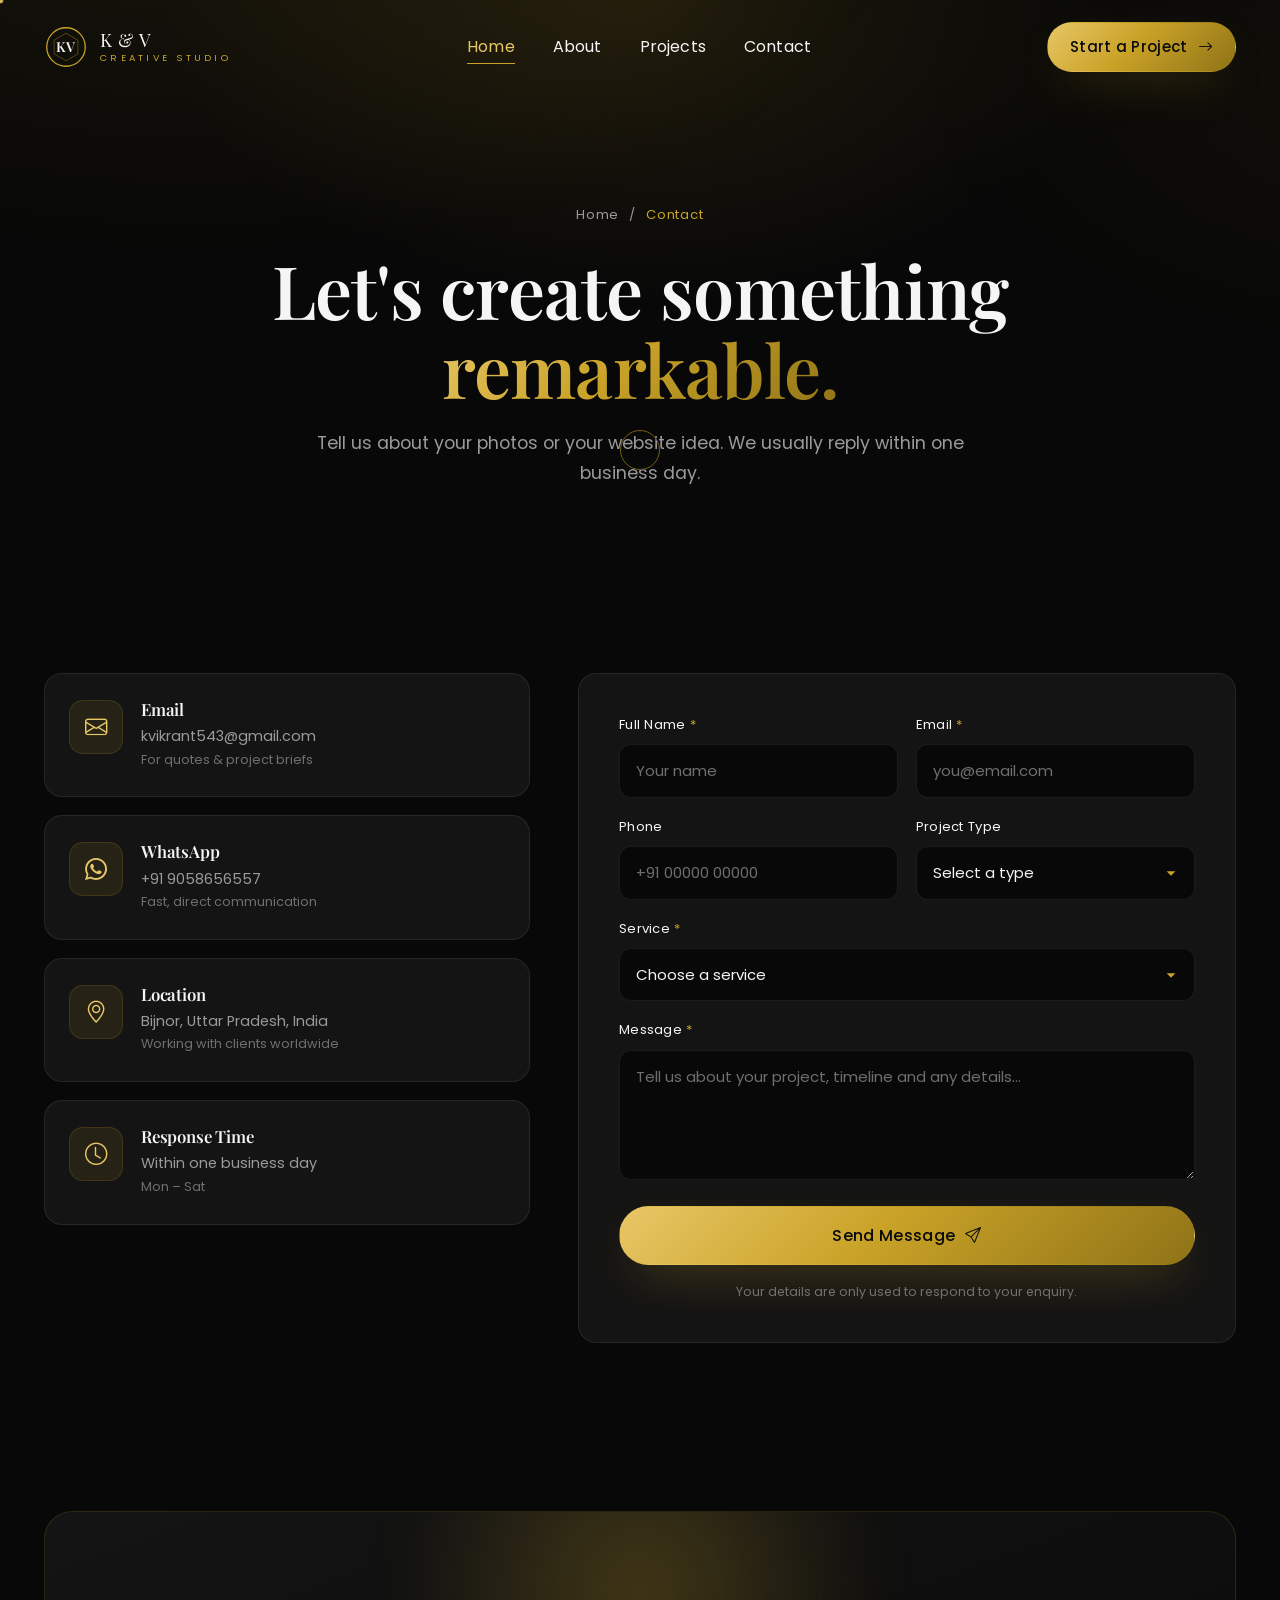
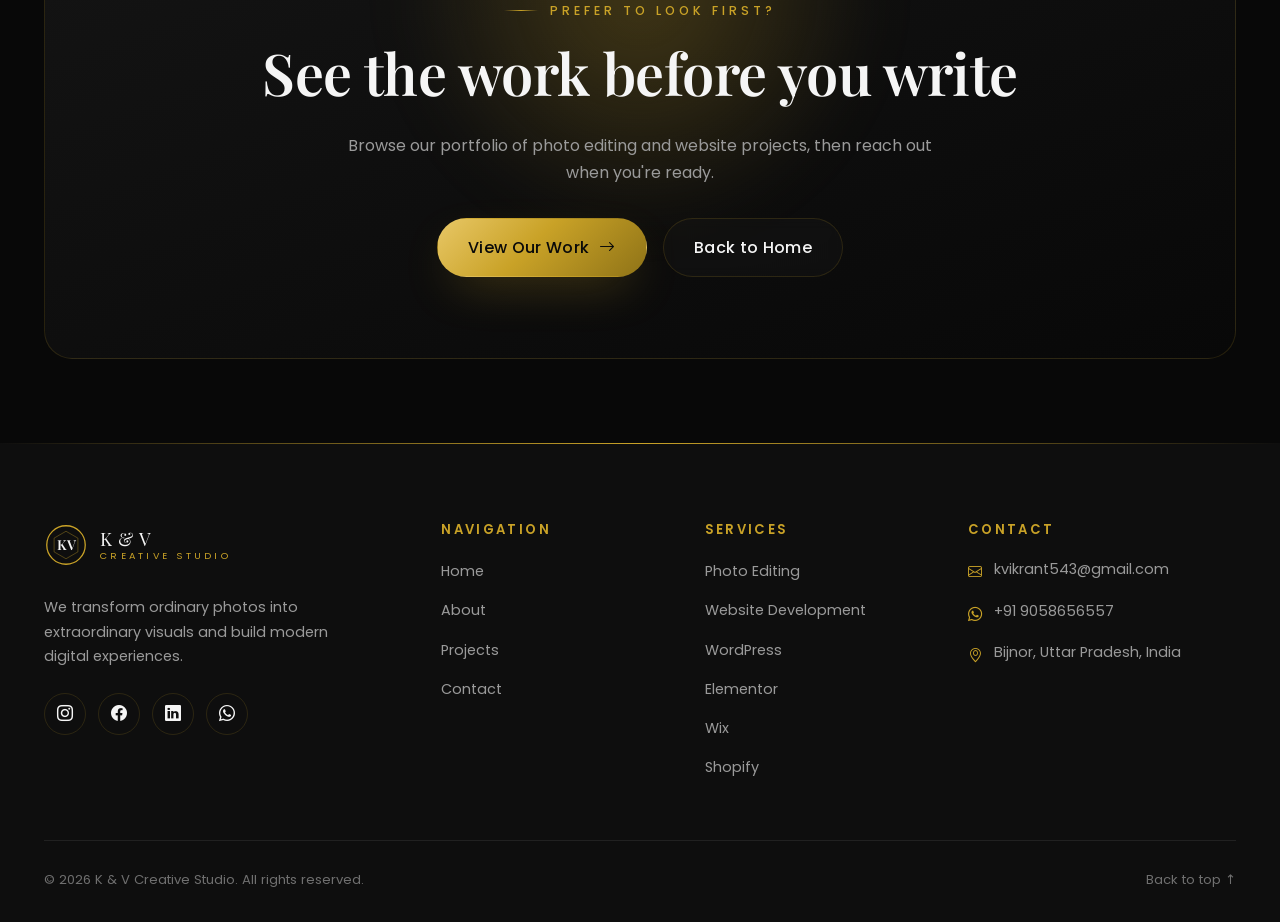
<file: contact.html>
<!DOCTYPE html>
<html lang="en">
<head>
  <meta charset="UTF-8" />
  <meta name="viewport" content="width=device-width, initial-scale=1.0" />
  <title>Contact — Kulver &amp; Preeti | Start Your Photo Editing or Website Project</title>
  <meta name="description" content="Get in touch with Kulver &amp; Preeti for professional photo editing, retouching, wedding &amp; portrait editing, background removal, or website development in WordPress, Elementor, Wix and Shopify." />
  <meta name="keywords" content="contact photo editor, hire photo retouching, wedding photo editing enquiry, website development contact, WordPress developer, Shopify developer, get a quote" />
  <meta name="author" content="Kulver &amp; Preeti" />
  <link rel="canonical" href="https://vikrantkumar143.github.io/KV-Editing/contact" />

  <meta property="og:type" content="website" />
  <meta property="og:title" content="Contact — Kulver &amp; Preeti Creative Studio" />
  <meta property="og:description" content="Let's create something remarkable. Start your photo editing or website project with Kulver &amp; Preeti." />
  <meta property="og:url" content="https://vikrantkumar143.github.io/KV-Editing/contact" />
  <meta property="og:image" content="https://images.unsplash.com/photo-1600880292203-757bb62b4baf?auto=format&fit=crop&w=1200&q=80" />
  <meta name="twitter:card" content="summary_large_image" />
  <meta name="twitter:title" content="Contact — Kulver &amp; Preeti Creative Studio" />
  <meta name="twitter:description" content="Let's create something remarkable." />
  <meta name="twitter:image" content="https://images.unsplash.com/photo-1600880292203-757bb62b4baf?auto=format&fit=crop&w=1200&q=80" />

  <link rel="preconnect" href="https://fonts.googleapis.com" />
  <link rel="preconnect" href="https://fonts.gstatic.com" crossorigin />
  <link href="https://fonts.googleapis.com/css2?family=Playfair+Display:ital,wght@0,500;0,600;0,700;1,500&family=Poppins:wght@300;400;500;600&display=swap" rel="stylesheet" />
  <link rel="stylesheet" href="https://cdn.jsdelivr.net/npm/bootstrap@5.3.3/dist/css/bootstrap.min.css" />
  <link rel="stylesheet" href="https://cdn.jsdelivr.net/npm/bootstrap-icons@1.11.3/font/bootstrap-icons.min.css" />
  <link rel="stylesheet" href="css/style.css" />
</head>
<body>

  <!-- NAVBAR -->
  <header class="kv-nav" id="kvNav">
    <div class="kv-container kv-nav__inner">
      <a href="./" class="kv-logo" aria-label="Kulver and Preeti home">
        <svg class="kv-logo__mark" viewBox="0 0 48 48" fill="none" xmlns="http://www.w3.org/2000/svg" aria-hidden="true">
          <circle cx="24" cy="24" r="21" stroke="#c9a227" stroke-width="1.4" />
          <polygon class="kv-aperture" points="24,9 37,16.5 37,31.5 24,39 11,31.5 11,16.5" stroke="#c9a227" stroke-width="1" fill="none" opacity="0.4" />
          <text x="24" y="29.5" text-anchor="middle" font-family="'Playfair Display', serif" font-size="15" font-weight="600" fill="#f5f5f5" letter-spacing="0.5">KV</text>
        </svg>
        <span class="kv-logo__text">
          <span class="kv-logo__name">K &amp; V</span>
          <span class="kv-logo__sub">Creative Studio</span>
        </span>
      </a>

      <nav aria-label="Primary">
        <ul class="kv-nav__links">
          <li><a href="./" class="kv-nav__link is-active">Home</a></li>
          <li><a href="about" class="kv-nav__link">About</a></li>
          <li><a href="projects" class="kv-nav__link">Projects</a></li>
          <li><a href="contact" class="kv-nav__link">Contact</a></li>
        </ul>
      </nav>

      <div class="kv-nav__actions">
        <a href="contact" class="kv-btn kv-btn--gold kv-btn--sm" data-magnetic>Start a Project <i class="bi bi-arrow-right"></i></a>
        <button class="kv-burger" id="kvBurger" aria-label="Open menu" aria-controls="kvMobileMenu" aria-expanded="false">
          <span></span><span></span><span></span>
        </button>
      </div>
    </div>
  </header>

  <!-- MOBILE MENU -->
  <div class="kv-mobile-menu" id="kvMobileMenu" role="dialog" aria-modal="true" aria-hidden="true" aria-label="Mobile navigation">
    <span class="kv-mobile-menu__glow"></span>
    <button class="kv-mobile-menu__close" aria-label="Close menu"><i class="bi bi-x-lg"></i></button>
    <ul class="kv-mobile-menu__list">
      <li><a href="./" class="kv-mobile-menu__link">Home</a></li>
      <li><a href="about" class="kv-mobile-menu__link">About</a></li>
      <li><a href="projects" class="kv-mobile-menu__link">Projects</a></li>
      <li><a href="contact" class="kv-mobile-menu__link">Contact</a></li>
    </ul>
    <div class="kv-mobile-menu__meta"><p>hello@kulverpreeti.studio</p><p><a href="contact">Start a project →</a></p></div>
  </div>

  <main>
    <!-- PAGE HERO -->
    <section class="kv-page-hero">
      <div class="kv-page-hero__bg" data-parallax-y="0.3"></div>
      <div class="kv-container kv-page-hero__inner">
        <div class="kv-breadcrumb" data-reveal><a href="./">Home</a> / <span>Contact</span></div>
        <h1 data-reveal data-reveal-delay="1">Let's create something <span class="kv-gold-text">remarkable.</span></h1>
        <p data-reveal data-reveal-delay="2">Tell us about your photos or your website idea. We usually reply within one business day.</p>
      </div>
    </section>

    <!-- CONTACT -->
    <section class="kv-section kv-section--tight">
      <div class="kv-container">
        <div class="kv-contact-grid">
          <!-- Info cards -->
          <div class="kv-contact-cards" data-reveal="left">
            <div class="kv-contact-card" data-tilt>
              <div class="kv-contact-card__icon"><i class="bi bi-envelope"></i></div>
              <div><h4>Email</h4><p><a href="mailto:kvikrant543@gmail.com">kvikrant543@gmail.com</a></p><p style="font-size:0.8rem;color:var(--kv-muted-2);">For quotes &amp; project briefs</p></div>
            </div>
            <div class="kv-contact-card" data-tilt>
              <div class="kv-contact-card__icon"><i class="bi bi-whatsapp"></i></div>
              <div><h4>WhatsApp</h4><p><a href="https://wa.me/919058656557">+91 9058656557</a></p><p style="font-size:0.8rem;color:var(--kv-muted-2);">Fast, direct communication</p></div>
            </div>
            <div class="kv-contact-card" data-tilt>
              <div class="kv-contact-card__icon"><i class="bi bi-geo-alt"></i></div>
              <div><h4>Location</h4><p>Bijnor, Uttar Pradesh, India</p><p style="font-size:0.8rem;color:var(--kv-muted-2);">Working with clients worldwide</p></div>
            </div>
            <div class="kv-contact-card" data-tilt>
              <div class="kv-contact-card__icon"><i class="bi bi-clock"></i></div>
              <div><h4>Response Time</h4><p>Within one business day</p><p style="font-size:0.8rem;color:var(--kv-muted-2);">Mon – Sat</p></div>
            </div>
          </div>

          <!-- Form -->
          <div data-reveal="right">
            <form class="kv-form" id="kvContactForm" novalidate>
              <div class="kv-form__status" role="alert" aria-live="polite"></div>

              <div class="kv-form__row">
                <div class="kv-field">
                  <label for="fullname">Full Name <span class="kv-req">*</span></label>
                  <input class="kv-input" type="text" id="fullname" name="fullname" placeholder="Your name" autocomplete="name" required />
                  <span class="kv-field__error">Please enter your name.</span>
                </div>
                <div class="kv-field">
                  <label for="email">Email <span class="kv-req">*</span></label>
                  <input class="kv-input" type="email" id="email" name="email" placeholder="you@email.com" autocomplete="email" required />
                  <span class="kv-field__error">Please enter a valid email address.</span>
                </div>
              </div>

              <div class="kv-form__row">
                <div class="kv-field">
                  <label for="phone">Phone</label>
                  <input class="kv-input" type="tel" id="phone" name="phone" placeholder="+91 00000 00000" autocomplete="tel" />
                </div>
                <div class="kv-field">
                  <label for="projecttype">Project Type</label>
                  <select class="kv-select" id="projecttype" name="projecttype">
                    <option value="">Select a type</option>
                    <option>Single Photo</option>
                    <option>Photo Batch / Album</option>
                    <option>Full Website</option>
                    <option>Landing Page</option>
                    <option>Ongoing Retainer</option>
                  </select>
                </div>
              </div>

              <div class="kv-field">
                <label for="service">Service <span class="kv-req">*</span></label>
                <select class="kv-select" id="service" name="service" required>
                  <option value="">Choose a service</option>
                  <option>Photo Editing</option>
                  <option>Wedding Photo Editing</option>
                  <option>Portrait Retouching</option>
                  <option>Photo Enhancement</option>
                  <option>Background Removal</option>
                  <option>Website Development</option>
                  <option>WordPress</option>
                  <option>Elementor</option>
                  <option>Wix</option>
                  <option>Shopify</option>
                  <option>Other</option>
                </select>
                <span class="kv-field__error">Please choose a service.</span>
              </div>

              <div class="kv-field">
                <label for="message">Message <span class="kv-req">*</span></label>
                <textarea class="kv-textarea" id="message" name="message" placeholder="Tell us about your project, timeline and any details..." required></textarea>
                <span class="kv-field__error">Please add a short message.</span>
              </div>

              <button type="submit" class="kv-btn kv-btn--gold" data-magnetic style="width:100%;justify-content:center;">Send Message <i class="bi bi-send"></i></button>
              <p style="font-size:0.78rem;color:var(--kv-muted-2);margin:16px 0 0;text-align:center;">Your details are only used to respond to your enquiry.</p>
            </form>
          </div>
        </div>
      </div>
    </section>

    <!-- CTA -->
    <section class="kv-section kv-section--tight kv-cta">
      <div class="kv-container">
        <div class="kv-cta__panel" data-reveal="scale">
          <span class="kv-cta__glow"></span>
          <span class="kv-eyebrow" style="justify-content:center;">Prefer to look first?</span>
          <h2>See the work before you write</h2>
          <p>Browse our portfolio of photo editing and website projects, then reach out when you're ready.</p>
          <div class="kv-cta__actions">
            <a href="projects" class="kv-btn kv-btn--gold" data-magnetic>View Our Work <i class="bi bi-arrow-right"></i></a>
            <a href="./" class="kv-btn kv-btn--ghost" data-magnetic>Back to Home</a>
          </div>
        </div>
      </div>
    </section>
  </main>

  <!-- FOOTER -->
  <footer class="kv-footer">
    <span class="kv-footer__topline"></span>
    <div class="kv-container">
      <div class="kv-footer__grid">
        <div class="kv-footer__about">
          <a href="./" class="kv-logo">
            <svg class="kv-logo__mark" viewBox="0 0 48 48" fill="none" xmlns="http://www.w3.org/2000/svg" aria-hidden="true">
              <circle cx="24" cy="24" r="21" stroke="#c9a227" stroke-width="1.4" />
              <polygon points="24,9 37,16.5 37,31.5 24,39 11,31.5 11,16.5" stroke="#c9a227" stroke-width="1" fill="none" opacity="0.4" />
              <text x="24" y="29.5" text-anchor="middle" font-family="'Playfair Display', serif" font-size="15" font-weight="600" fill="#f5f5f5">KV</text>
            </svg>
            <span class="kv-logo__text"><span class="kv-logo__name">K &amp; V</span><span class="kv-logo__sub">Creative Studio</span></span>
          </a>
          <p>We transform ordinary photos into extraordinary visuals and build modern digital experiences.</p>
          <div class="kv-footer__social">
            <a href="#" aria-label="Instagram"><i class="bi bi-instagram"></i></a>
            <a href="#" aria-label="Facebook"><i class="bi bi-facebook"></i></a>
            <a href="#" aria-label="LinkedIn"><i class="bi bi-linkedin"></i></a>
            <a href="tel:+919058656557" aria-label="WhatsApp"><i class="bi bi-whatsapp"></i></a>
          </div>
        </div>
        <div class="kv-footer__col">
          <h5>Navigation</h5>
          <ul><li><a href="./">Home</a></li><li><a href="about">About</a></li><li><a href="projects">Projects</a></li><li><a href="contact">Contact</a></li></ul>
        </div>
        <div class="kv-footer__col">
          <h5>Services</h5>
          <ul><li><a href="contact">Photo Editing</a></li><li><a href="contact">Website Development</a></li><li><a href="contact">WordPress</a></li><li><a href="contact">Elementor</a></li><li><a href="contact">Wix</a></li><li><a href="contact">Shopify</a></li></ul>
        </div>
        <div class="kv-footer__col">
          <h5>Contact</h5>
          <ul class="kv-footer__contact">
            <li><i class="bi bi-envelope"></i> <a href="mailto:kvikrant543@gmail.com">kvikrant543@gmail.com</a></li>
            <li><i class="bi bi-whatsapp"></i> <a href="tel:+9058656557">+91 9058656557</a></li>
            <li><i class="bi bi-geo-alt"></i> Bijnor, Uttar Pradesh, India</li>
          </ul>
        </div>
      </div>
      <div class="kv-footer__bottom">
        <p>© <span id="kvYear">2026</span> K &amp; V Creative Studio. All rights reserved.</p>
        <p><a href="#top">Back to top ↑</a></p>
      </div>
    </div>
  </footer>

  <button class="kv-top" aria-label="Back to top"><i class="bi bi-arrow-up"></i></button>
  <script src="js/script.js"></script>
</body>
</html>
</file>
<file: css/style.css>
/* ==========================================================================
   Kulver & Preeti — Premium Photo Editing + Web Development Studio
   style.css
   Palette: Black (#080808) · Gold (#C9A227) · Soft White (#F5F5F5)
   ========================================================================== */

/* ---------- Design Tokens ---------- */
:root {
  --kv-black: #080808;
  --kv-surface: #0e0e0e;
  --kv-surface-2: #141414;
  --kv-surface-3: #1a1a1a;
  --kv-line: rgba(201, 162, 39, 0.16);
  --kv-line-soft: rgba(245, 245, 245, 0.08);

  --kv-gold: #c9a227;
  --kv-gold-soft: #e8c766;
  --kv-gold-deep: #8f7317;
  --kv-white: #f5f5f5;
  --kv-muted: #9a9a9a;
  --kv-muted-2: #6f6f6f;

  --kv-gold-grad: linear-gradient(135deg, #e8c766 0%, #c9a227 45%, #8f7317 100%);
  --kv-gold-line: linear-gradient(90deg, transparent, var(--kv-gold), transparent);

  --kv-font-display: "Playfair Display", Georgia, "Times New Roman", serif;
  --kv-font-body: "Poppins", system-ui, -apple-system, sans-serif;

  --kv-ease: cubic-bezier(0.22, 1, 0.36, 1);
  --kv-ease-in-out: cubic-bezier(0.65, 0, 0.35, 1);

  --kv-shadow-card: 0 24px 60px -24px rgba(0, 0, 0, 0.8);
  --kv-shadow-gold: 0 18px 50px -18px rgba(201, 162, 39, 0.45);

  --kv-radius: 18px;
  --kv-radius-sm: 12px;
  --kv-container: 1240px;
}

/* ---------- Base ---------- */
* { box-sizing: border-box; }

html { scroll-behavior: smooth; }

body {
  margin: 0;
  font-family: var(--kv-font-body);
  font-size: 16px;
  line-height: 1.7;
  color: var(--kv-white);
  background-color: var(--kv-black);
  overflow-x: hidden;
  -webkit-font-smoothing: antialiased;
  text-rendering: optimizeLegibility;
}

/* Ambient grain / vignette layer */
body::before {
  content: "";
  position: fixed;
  inset: 0;
  pointer-events: none;
  z-index: 1;
  background:
    radial-gradient(1200px 600px at 15% -10%, rgba(201, 162, 39, 0.08), transparent 60%),
    radial-gradient(900px 500px at 110% 10%, rgba(201, 162, 39, 0.05), transparent 55%);
}

img { max-width: 100%; height: auto; display: block; }

a { color: inherit; text-decoration: none; transition: color 0.3s var(--kv-ease); }

h1, h2, h3, h4, h5 {
  font-family: var(--kv-font-display);
  font-weight: 600;
  line-height: 1.08;
  letter-spacing: -0.01em;
  margin: 0 0 0.5em;
  color: var(--kv-white);
}

p { margin: 0 0 1rem; color: var(--kv-muted); }

::selection { background: var(--kv-gold); color: #0a0a0a; }

:focus-visible {
  outline: 2px solid var(--kv-gold);
  outline-offset: 3px;
  border-radius: 4px;
}

/* ---------- Layout helpers ---------- */
.kv-container { width: 100%; max-width: var(--kv-container); margin-inline: auto; padding-inline: 24px; }

.kv-section { position: relative; padding: 120px 0; z-index: 2; }
.kv-section--tight { padding: 84px 0; }

.kv-eyebrow {
  display: inline-flex;
  align-items: center;
  gap: 12px;
  font-family: var(--kv-font-body);
  font-size: 0.78rem;
  font-weight: 500;
  letter-spacing: 0.32em;
  text-transform: uppercase;
  color: var(--kv-gold);
  margin-bottom: 20px;
}
.kv-eyebrow::before {
  content: "";
  width: 34px;
  height: 1px;
  background: var(--kv-gold-line);
}

.kv-heading-xl { font-size: clamp(2.6rem, 6vw, 4.6rem); }
.kv-heading-lg { font-size: clamp(2.1rem, 4.6vw, 3.4rem); }
.kv-heading-md { font-size: clamp(1.6rem, 3vw, 2.3rem); }

.kv-gold-text {
  background: var(--kv-gold-grad);
  -webkit-background-clip: text;
  background-clip: text;
  -webkit-text-fill-color: transparent;
  color: var(--kv-gold);
}

.kv-lead { font-size: 1.08rem; color: var(--kv-muted); max-width: 56ch; }

.kv-section-head { max-width: 720px; margin-bottom: 64px; }
.kv-section-head--center { margin-inline: auto; text-align: center; }
.kv-section-head--center .kv-eyebrow { justify-content: center; }

/* ---------- Buttons ---------- */
.kv-btn {
  --btn-fs: 16px;
  position: relative;
  display: inline-flex;
  align-items: center;
  gap: 10px;
  font-family: var(--kv-font-body);
  font-size: var(--btn-fs);
  font-weight: 500;
  letter-spacing: 0.02em;
  padding: 15px 30px;
  border-radius: 60px;
  border: 1px solid transparent;
  cursor: pointer;
  transition: transform 0.4s var(--kv-ease), box-shadow 0.4s var(--kv-ease),
    background 0.4s var(--kv-ease), color 0.4s var(--kv-ease);
  will-change: transform;
  overflow: hidden;
}
.kv-btn i { transition: transform 0.4s var(--kv-ease); }
.kv-btn:hover { transform: translateY(-3px) scale(1.02); }
.kv-btn:hover i.bi-arrow-right { transform: translateX(5px); }

.kv-btn--gold {
  background: var(--kv-gold-grad);
  color: #0a0a0a;
  box-shadow: var(--kv-shadow-gold);
}
.kv-btn--gold:hover { box-shadow: 0 22px 60px -16px rgba(201, 162, 39, 0.6); color: #0a0a0a; }

.kv-btn--ghost {
  background: rgba(245, 245, 245, 0.02);
  border-color: var(--kv-line);
  color: var(--kv-white);
  backdrop-filter: blur(6px);
}
.kv-btn--ghost:hover { border-color: var(--kv-gold); color: var(--kv-gold-soft); }

.kv-btn--sm { --btn-fs: 15px; padding: 11px 22px; }

/* Magnetic sheen sweep */
.kv-btn--gold::after {
  content: "";
  position: absolute;
  top: 0; left: -120%;
  width: 60%; height: 100%;
  background: linear-gradient(120deg, transparent, rgba(255, 255, 255, 0.45), transparent);
  transform: skewX(-20deg);
  transition: left 0.7s var(--kv-ease);
}
.kv-btn--gold:hover::after { left: 130%; }

/* ==========================================================================
   Custom cursor
   ========================================================================== */
.kv-cursor-dot,
.kv-cursor-ring {
  position: fixed;
  top: 0; left: 0;
  border-radius: 50%;
  pointer-events: none;
  z-index: 9999;
  transform: translate(-50%, -50%);
  mix-blend-mode: difference;
}
.kv-cursor-dot { width: 7px; height: 7px; background: var(--kv-gold-soft); }
.kv-cursor-ring {
  width: 40px; height: 40px;
  border: 1px solid rgba(201, 162, 39, 0.6);
  transition: width 0.25s var(--kv-ease), height 0.25s var(--kv-ease),
    background 0.25s var(--kv-ease), border-color 0.25s var(--kv-ease);
}
.kv-cursor-ring.is-active { width: 64px; height: 64px; background: rgba(201, 162, 39, 0.12); border-color: var(--kv-gold); }
@media (hover: none), (pointer: coarse) {
  .kv-cursor-dot, .kv-cursor-ring { display: none; }
}

/* ==========================================================================
   Navbar
   ========================================================================== */
.kv-nav {
  position: fixed;
  inset: 0 0 auto 0;
  z-index: 1000;
  padding: 22px 0;
  transition: padding 0.4s var(--kv-ease), background 0.4s var(--kv-ease),
    box-shadow 0.4s var(--kv-ease), border-color 0.4s var(--kv-ease);
  border-bottom: 1px solid transparent;
}
.kv-nav.is-scrolled {
  padding: 14px 0;
  background: rgba(10, 10, 10, 0.72);
  backdrop-filter: blur(18px) saturate(140%);
  -webkit-backdrop-filter: blur(18px) saturate(140%);
  border-bottom-color: var(--kv-line);
  box-shadow: 0 10px 40px -20px rgba(0, 0, 0, 0.9);
}
.kv-nav__inner { display: flex; align-items: center; justify-content: space-between; gap: 24px; }

/* Logo monogram */
.kv-logo { display: inline-flex; align-items: center; gap: 12px; }
.kv-logo__mark { width: 44px; height: 44px; flex: none; }
.kv-logo__mark .kv-aperture { transform-origin: center; transition: transform 0.8s var(--kv-ease); }
.kv-logo:hover .kv-aperture { transform: rotate(60deg); }
.kv-logo__text { display: flex; flex-direction: column; line-height: 1; }
.kv-logo__name {
  font-family: var(--kv-font-display);
  font-size: 1.15rem;
  letter-spacing: 0.04em;
  color: var(--kv-white);
}
.kv-logo__sub {
  font-family: var(--kv-font-body);
  font-size: 0.6rem;
  letter-spacing: 0.34em;
  text-transform: uppercase;
  color: var(--kv-gold);
  margin-top: 3px;
}

/* Desktop links */
.kv-nav__links { display: flex; align-items: center; gap: 6px; list-style: none; margin: 0; padding: 0; }
.kv-nav__link {
  position: relative;
  font-size: 16px;
  font-weight: 400;
  color: var(--kv-white);
  padding: 8px 16px;
  letter-spacing: 0.01em;
}
.kv-nav__link::after {
  content: "";
  position: absolute;
  left: 16px; right: 16px; bottom: 2px;
  height: 1px;
  background: var(--kv-gold);
  transform: scaleX(0);
  transform-origin: left;
  transition: transform 0.4s var(--kv-ease);
}
.kv-nav__link:hover, .kv-nav__link.is-active { color: var(--kv-gold-soft); }
.kv-nav__link:hover::after, .kv-nav__link.is-active::after { transform: scaleX(1); }

.kv-nav__actions { display: flex; align-items: center; gap: 14px; }

/* Hamburger */
.kv-burger {
  display: none;
  width: 46px; height: 46px;
  border: 1px solid var(--kv-line);
  border-radius: 50%;
  background: rgba(245, 245, 245, 0.02);
  cursor: pointer;
  position: relative;
  transition: border-color 0.3s var(--kv-ease);
}
.kv-burger span {
  position: absolute;
  left: 50%; top: 50%;
  width: 18px; height: 1.6px;
  background: var(--kv-white);
  transform: translate(-50%, -50%);
  transition: transform 0.35s var(--kv-ease), opacity 0.35s var(--kv-ease);
}
.kv-burger span:nth-child(1) { margin-top: -5px; }
.kv-burger span:nth-child(3) { margin-top: 5px; }
.kv-burger:hover { border-color: var(--kv-gold); }

/* ==========================================================================
   Mobile fullscreen menu
   ========================================================================== */
.kv-mobile-menu {
  position: fixed;
  inset: 0;
  z-index: 1200;
  background: radial-gradient(1000px 700px at 80% 10%, rgba(201, 162, 39, 0.12), transparent 55%), #070707;
  display: flex;
  flex-direction: column;
  justify-content: center;
  padding: 40px 32px;
  opacity: 0;
  visibility: hidden;
  transform: translateY(-100%);
  transition: transform 0.7s var(--kv-ease), opacity 0.5s var(--kv-ease), visibility 0.5s;
}
.kv-mobile-menu.is-open { opacity: 1; visibility: visible; transform: translateY(0); }
.kv-mobile-menu__glow {
  position: absolute;
  width: 340px; height: 340px;
  border-radius: 50%;
  background: radial-gradient(circle, rgba(201, 162, 39, 0.22), transparent 70%);
  filter: blur(20px);
  bottom: -60px; left: -60px;
  animation: kvFloat 8s ease-in-out infinite;
  pointer-events: none;
}
.kv-mobile-menu__close {
  position: absolute;
  top: 26px; right: 26px;
  width: 48px; height: 48px;
  border-radius: 50%;
  border: 1px solid var(--kv-line);
  background: transparent;
  color: var(--kv-white);
  font-size: 1.4rem;
  cursor: pointer;
  transition: transform 0.4s var(--kv-ease), color 0.3s, border-color 0.3s;
}
.kv-mobile-menu__close:hover { transform: rotate(90deg); color: var(--kv-gold); border-color: var(--kv-gold); }
.kv-mobile-menu__list { list-style: none; margin: 0; padding: 0; }
.kv-mobile-menu__list li { overflow: hidden; }
.kv-mobile-menu__link {
  display: block;
  font-family: var(--kv-font-display);
  font-size: clamp(2.2rem, 11vw, 3.6rem);
  color: var(--kv-white);
  padding: 10px 0;
  transform: translateY(110%);
  transition: color 0.3s var(--kv-ease);
}
.kv-mobile-menu.is-open .kv-mobile-menu__link { transform: translateY(0); transition: transform 0.7s var(--kv-ease); }
.kv-mobile-menu.is-open li:nth-child(1) .kv-mobile-menu__link { transition-delay: 0.12s; }
.kv-mobile-menu.is-open li:nth-child(2) .kv-mobile-menu__link { transition-delay: 0.2s; }
.kv-mobile-menu.is-open li:nth-child(3) .kv-mobile-menu__link { transition-delay: 0.28s; }
.kv-mobile-menu.is-open li:nth-child(4) .kv-mobile-menu__link { transition-delay: 0.36s; }
.kv-mobile-menu__link:hover { color: var(--kv-gold); padding-left: 16px; }
.kv-mobile-menu__meta { margin-top: 48px; color: var(--kv-muted); font-size: 0.85rem; letter-spacing: 0.05em; }
.kv-mobile-menu__meta a:hover { color: var(--kv-gold); }

/* ==========================================================================
   Hero
   ========================================================================== */
.kv-hero {
  position: relative;
  min-height: 100vh;
  display: flex;
  align-items: center;
  padding: 140px 0 80px;
  overflow: hidden;
}
.kv-hero__bg {
  position: absolute;
  inset: 0;
  z-index: 0;
  background:
    radial-gradient(700px 480px at 78% 30%, rgba(201, 162, 39, 0.12), transparent 60%),
    radial-gradient(900px 600px at 10% 90%, rgba(201, 162, 39, 0.06), transparent 60%);
}
.kv-hero__grid-lines {
  position: absolute; inset: 0; z-index: 0; opacity: 0.5;
  background-image:
    linear-gradient(var(--kv-line-soft) 1px, transparent 1px),
    linear-gradient(90deg, var(--kv-line-soft) 1px, transparent 1px);
  background-size: 68px 68px;
  mask-image: radial-gradient(circle at 50% 40%, #000 20%, transparent 75%);
  -webkit-mask-image: radial-gradient(circle at 50% 40%, #000 20%, transparent 75%);
}
.kv-hero__inner {
  position: relative; z-index: 2;
  display: grid;
  grid-template-columns: 1.05fr 0.95fr;
  gap: 56px;
  align-items: center;
}
.kv-hero__title { font-size: clamp(2.9rem, 7.2vw, 5.4rem); letter-spacing: -0.02em; margin-bottom: 24px; }
.kv-hero__title span { display: block; }
.kv-hero__lead { font-size: 1.12rem; max-width: 46ch; margin-bottom: 36px; }
.kv-hero__cta { display: flex; flex-wrap: wrap; gap: 16px; margin-bottom: 44px; }
.kv-hero__stats { display: flex; gap: 40px; flex-wrap: wrap; }
.kv-hero__stat-num { font-family: var(--kv-font-display); font-size: 2rem; color: var(--kv-gold-soft); line-height: 1; }
.kv-hero__stat-label { font-size: 0.78rem; letter-spacing: 0.08em; color: var(--kv-muted); text-transform: uppercase; }

/* Floating decorative photos around comparison */
.kv-hero__visual { position: relative; }
.kv-float {
  position: absolute;
  border-radius: 14px;
  overflow: hidden;
  border: 1px solid var(--kv-line);
  box-shadow: var(--kv-shadow-card);
  z-index: 3;
}
.kv-float img { width: 100%; height: 100%; object-fit: cover; }
.kv-float--1 { width: 128px; height: 160px; top: -42px; left: -34px; }
.kv-float--2 { width: 112px; height: 112px; bottom: -34px; right: -26px; }
.kv-float__tag {
  position: absolute; inset: auto 0 0 0;
  padding: 6px 10px;
  font-size: 0.62rem; letter-spacing: 0.14em; text-transform: uppercase;
  background: linear-gradient(transparent, rgba(0,0,0,0.85));
  color: var(--kv-gold-soft);
}

/* ==========================================================================
   Before / After comparison
   ========================================================================== */
.kv-compare {
  position: relative;
  width: 100%;
  aspect-ratio: 4 / 5;
  border-radius: var(--kv-radius);
  overflow: hidden;
  border: 1px solid var(--kv-line);
  box-shadow: var(--kv-shadow-card);
  user-select: none;
  touch-action: none;
  z-index: 2;
}
.kv-compare__img { position: absolute; inset: 0; width: 100%; height: 100%; object-fit: cover; }
.kv-compare__after { clip-path: inset(0 0 0 50%); }
.kv-compare__fx-before { filter: saturate(0.42) brightness(0.82) contrast(0.9) sepia(0.08); }
.kv-compare__label {
  position: absolute;
  top: 16px;
  padding: 6px 14px;
  font-size: 0.7rem; font-weight: 500; letter-spacing: 0.18em; text-transform: uppercase;
  border-radius: 40px;
  background: rgba(8, 8, 8, 0.7);
  backdrop-filter: blur(6px);
  border: 1px solid var(--kv-line);
  z-index: 4;
}
.kv-compare__label--before { left: 16px; color: var(--kv-white); }
.kv-compare__label--after { right: 16px; color: var(--kv-gold-soft); }
.kv-compare__divider {
  position: absolute;
  top: 0; bottom: 0; left: 50%;
  width: 2px;
  background: var(--kv-gold);
  transform: translateX(-1px);
  z-index: 5;
  box-shadow: 0 0 22px rgba(201, 162, 39, 0.7);
}
.kv-compare__handle {
  position: absolute;
  top: 50%; left: 50%;
  width: 52px; height: 52px;
  transform: translate(-50%, -50%);
  border-radius: 50%;
  background: var(--kv-gold-grad);
  border: 3px solid rgba(8,8,8,0.6);
  display: grid;
  place-items: center;
  color: #0a0a0a;
  font-size: 1.1rem;
  cursor: ew-resize;
  z-index: 6;
  box-shadow: 0 8px 24px rgba(0,0,0,0.6);
}
.kv-compare__range {
  position: absolute;
  inset: 0;
  width: 100%; height: 100%;
  margin: 0;
  opacity: 0;
  cursor: ew-resize;
  z-index: 7;
}

/* ==========================================================================
   Marquee ticker
   ========================================================================== */
.kv-marquee {
  border-block: 1px solid var(--kv-line);
  background: var(--kv-surface);
  padding: 20px 0;
  overflow: hidden;
  position: relative; z-index: 2;
}
.kv-marquee__track { display: flex; gap: 56px; width: max-content; animation: kvMarquee 28s linear infinite; }
.kv-marquee:hover .kv-marquee__track { animation-play-state: paused; }
.kv-marquee__item {
  display: inline-flex; align-items: center; gap: 14px;
  font-family: var(--kv-font-display);
  font-size: 1.35rem;
  color: var(--kv-muted);
  white-space: nowrap;
}
.kv-marquee__item i { color: var(--kv-gold); font-size: 0.7rem; }
@keyframes kvMarquee { to { transform: translateX(-50%); } }

/* ==========================================================================
   Services
   ========================================================================== */
.kv-services__tabs { display: inline-flex; gap: 8px; padding: 6px; border-radius: 60px; border: 1px solid var(--kv-line); background: var(--kv-surface); margin-bottom: 48px; }
.kv-services__tab {
  border: none; background: transparent; color: var(--kv-muted);
  font-family: var(--kv-font-body); font-size: 15px; font-weight: 500;
  padding: 10px 24px; border-radius: 40px; cursor: pointer;
  transition: color 0.3s, background 0.3s;
}
.kv-services__tab.is-active { color: #0a0a0a; background: var(--kv-gold-grad); }

.kv-services__panel { display: none; }
.kv-services__panel.is-active { display: block; animation: kvFadeUp 0.6s var(--kv-ease); }

.kv-service-grid { display: grid; grid-template-columns: repeat(3, 1fr); gap: 20px; }

.kv-service-card {
  position: relative;
  padding: 30px 26px;
  border-radius: var(--kv-radius);
  background: var(--kv-surface-2);
  border: 1px solid var(--kv-line-soft);
  overflow: hidden;
  transform-style: preserve-3d;
  transition: transform 0.4s var(--kv-ease), border-color 0.4s var(--kv-ease), box-shadow 0.4s var(--kv-ease);
}
.kv-service-card::before {
  content: "";
  position: absolute; inset: 0;
  background: radial-gradient(400px 200px at var(--mx, 50%) var(--my, 0%), rgba(201, 162, 39, 0.14), transparent 60%);
  opacity: 0; transition: opacity 0.4s var(--kv-ease);
}
.kv-service-card:hover { border-color: var(--kv-line); box-shadow: var(--kv-shadow-card); }
.kv-service-card:hover::before { opacity: 1; }
.kv-service-card__num {
  font-family: var(--kv-font-display);
  font-size: 0.85rem; color: var(--kv-gold); letter-spacing: 0.1em; margin-bottom: 18px;
  display: block;
}
.kv-service-card__icon {
  width: 54px; height: 54px; border-radius: 14px;
  display: grid; place-items: center;
  background: rgba(201, 162, 39, 0.1);
  border: 1px solid var(--kv-line);
  color: var(--kv-gold-soft); font-size: 1.4rem;
  margin-bottom: 20px;
  transition: transform 0.4s var(--kv-ease), background 0.4s var(--kv-ease);
}
.kv-service-card:hover .kv-service-card__icon { transform: translateZ(30px) scale(1.05); background: rgba(201, 162, 39, 0.18); }
.kv-service-card h3 { font-size: 1.3rem; margin-bottom: 10px; }
.kv-service-card p { font-size: 0.92rem; margin-bottom: 16px; }
.kv-service-card__list { list-style: none; margin: 0; padding: 0; display: flex; flex-wrap: wrap; gap: 8px; }
.kv-service-card__list li {
  font-size: 0.74rem; color: var(--kv-muted);
  padding: 5px 11px; border-radius: 40px;
  border: 1px solid var(--kv-line-soft); background: rgba(245,245,245,0.02);
}
.kv-service-card__line {
  position: absolute; left: 0; bottom: 0; height: 2px; width: 0;
  background: var(--kv-gold-grad);
  transition: width 0.5s var(--kv-ease);
}
.kv-service-card:hover .kv-service-card__line { width: 100%; }

/* ==========================================================================
   Split feature (photo vs web)
   ========================================================================== */
.kv-split { display: grid; grid-template-columns: 1fr 1fr; gap: 24px; }
.kv-split__col {
  position: relative;
  border-radius: var(--kv-radius);
  overflow: hidden;
  min-height: 420px;
  padding: 40px;
  display: flex; flex-direction: column; justify-content: flex-end;
  border: 1px solid var(--kv-line-soft);
  transition: border-color 0.4s var(--kv-ease);
}
.kv-split__col:hover { border-color: var(--kv-line); }
.kv-split__bg { position: absolute; inset: 0; z-index: 0; }
.kv-split__bg img { width: 100%; height: 100%; object-fit: cover; opacity: 0.55; transition: transform 0.8s var(--kv-ease), opacity 0.5s; }
.kv-split__col:hover .kv-split__bg img { transform: scale(1.06); opacity: 0.7; }
.kv-split__bg::after { content: ""; position: absolute; inset: 0; background: linear-gradient(180deg, rgba(8,8,8,0.35) 0%, rgba(8,8,8,0.94) 100%); }
.kv-split__content { position: relative; z-index: 2; }
.kv-split__tag { font-size: 0.72rem; letter-spacing: 0.24em; text-transform: uppercase; color: var(--kv-gold); }
.kv-split__col h3 { font-size: 1.9rem; margin: 10px 0 12px; }
.kv-split__col p { font-size: 0.95rem; margin-bottom: 20px; }
.kv-split__chips { display: flex; flex-wrap: wrap; gap: 8px; }
.kv-split__chips span {
  font-size: 0.72rem; color: var(--kv-white);
  padding: 6px 12px; border-radius: 40px;
  background: rgba(8,8,8,0.5); border: 1px solid var(--kv-line);
}

/* ==========================================================================
   Stats / Experience
   ========================================================================== */
.kv-experience { display: grid; grid-template-columns: 0.9fr 1.1fr; gap: 64px; align-items: center; }
.kv-counter-grid { display: grid; grid-template-columns: 1fr 1fr; gap: 20px; }
.kv-counter-card {
  padding: 34px 28px;
  border-radius: var(--kv-radius);
  background: var(--kv-surface-2);
  border: 1px solid var(--kv-line-soft);
  transition: transform 0.4s var(--kv-ease), border-color 0.4s;
}
.kv-counter-card:hover { transform: translateY(-6px); border-color: var(--kv-line); }
.kv-counter-card__num { font-family: var(--kv-font-display); font-size: 3.2rem; line-height: 1; color: var(--kv-gold-soft); }
.kv-counter-card__num sup { font-size: 1.6rem; color: var(--kv-gold); }
.kv-counter-card__label { font-size: 0.9rem; color: var(--kv-muted); margin-top: 8px; }

/* Timeline */
.kv-timeline { position: relative; padding-left: 34px; }
.kv-timeline::before {
  content: ""; position: absolute; left: 8px; top: 6px; bottom: 6px; width: 1px;
  background: linear-gradient(var(--kv-gold), transparent);
}
.kv-timeline__item { position: relative; padding-bottom: 34px; }
.kv-timeline__item:last-child { padding-bottom: 0; }
.kv-timeline__dot {
  position: absolute; left: -34px; top: 4px;
  width: 17px; height: 17px; border-radius: 50%;
  background: var(--kv-black); border: 2px solid var(--kv-gold);
}
.kv-timeline__dot::after { content: ""; position: absolute; inset: 3px; border-radius: 50%; background: var(--kv-gold); }
.kv-timeline__year { font-size: 0.8rem; letter-spacing: 0.16em; text-transform: uppercase; color: var(--kv-gold); }
.kv-timeline__item h4 { font-size: 1.35rem; margin: 6px 0 8px; }
.kv-timeline__item p { font-size: 0.92rem; margin: 0; }

/* ==========================================================================
   Why choose us
   ========================================================================== */
.kv-why-grid { display: grid; grid-template-columns: repeat(4, 1fr); gap: 18px; }
.kv-why-card {
  padding: 28px 24px;
  border-radius: var(--kv-radius);
  background: var(--kv-surface-2);
  border: 1px solid var(--kv-line-soft);
  transition: transform 0.4s var(--kv-ease), border-color 0.4s, background 0.4s;
}
.kv-why-card:hover { transform: translateY(-6px); border-color: var(--kv-line); background: var(--kv-surface-3); }
.kv-why-card__icon { color: var(--kv-gold); font-size: 1.6rem; margin-bottom: 16px; }
.kv-why-card h4 { font-size: 1.12rem; margin-bottom: 8px; }
.kv-why-card p { font-size: 0.86rem; margin: 0; }

/* ==========================================================================
   Process
   ========================================================================== */
.kv-process { display: grid; grid-template-columns: repeat(5, 1fr); gap: 16px; position: relative; }
.kv-process__step { position: relative; padding: 30px 22px; border-radius: var(--kv-radius); background: var(--kv-surface-2); border: 1px solid var(--kv-line-soft); transition: transform 0.4s var(--kv-ease), border-color 0.4s; }
.kv-process__step:hover { transform: translateY(-6px); border-color: var(--kv-line); }
.kv-process__num { font-family: var(--kv-font-display); font-size: 2.4rem; color: rgba(201, 162, 39, 0.32); line-height: 1; }
.kv-process__step h4 { font-size: 1.1rem; margin: 14px 0 8px; }
.kv-process__step p { font-size: 0.84rem; margin: 0; }
.kv-process__connector { display: none; }

/* ==========================================================================
   Portfolio / Projects
   ========================================================================== */
.kv-filters { display: flex; flex-wrap: wrap; gap: 10px; margin-bottom: 48px; }
.kv-filter {
  font-family: var(--kv-font-body); font-size: 14px; font-weight: 400;
  color: var(--kv-muted);
  padding: 9px 20px; border-radius: 40px;
  border: 1px solid var(--kv-line-soft); background: transparent;
  cursor: pointer; transition: color 0.3s, border-color 0.3s, background 0.3s;
}
.kv-filter:hover { color: var(--kv-white); border-color: var(--kv-line); }
.kv-filter.is-active { color: #0a0a0a; background: var(--kv-gold-grad); border-color: transparent; }

.kv-gallery { display: grid; grid-template-columns: repeat(3, 1fr); gap: 18px; }
.kv-card-tall { grid-row: span 2; }

.kv-tile {
  position: relative;
  border-radius: var(--kv-radius);
  overflow: hidden;
  border: 1px solid var(--kv-line-soft);
  min-height: 260px;
  cursor: pointer;
  transition: opacity 0.5s var(--kv-ease), transform 0.5s var(--kv-ease), border-color 0.4s;
}
.kv-card-tall .kv-tile__wrap, .kv-card-tall.kv-tile { min-height: 540px; }
.kv-tile__img { width: 100%; height: 100%; object-fit: cover; position: absolute; inset: 0; transition: transform 0.7s var(--kv-ease); }
.kv-tile::after {
  content: ""; position: absolute; inset: 0;
  background: linear-gradient(180deg, transparent 30%, rgba(8,8,8,0.92) 100%);
  opacity: 0.5; transition: opacity 0.4s var(--kv-ease);
}
.kv-tile:hover { border-color: var(--kv-gold); }
.kv-tile:hover .kv-tile__img { transform: scale(1.08); }
.kv-tile:hover::after { opacity: 0.85; }
.kv-tile__overlay {
  position: absolute; inset: 0; z-index: 3;
  padding: 24px;
  display: flex; flex-direction: column; justify-content: flex-end;
  transform: translateY(12px); opacity: 0;
  transition: transform 0.45s var(--kv-ease), opacity 0.45s var(--kv-ease);
}
.kv-tile:hover .kv-tile__overlay { transform: translateY(0); opacity: 1; }
.kv-tile__cat { font-size: 0.68rem; letter-spacing: 0.2em; text-transform: uppercase; color: var(--kv-gold); }
.kv-tile__title { font-family: var(--kv-font-display); font-size: 1.3rem; color: var(--kv-white); margin: 6px 0 12px; }
.kv-tile__view { display: inline-flex; align-items: center; gap: 8px; font-size: 0.82rem; color: var(--kv-gold-soft); }
.kv-tile__badge {
  position: absolute; top: 16px; left: 16px; z-index: 3;
  font-size: 0.64rem; letter-spacing: 0.14em; text-transform: uppercase;
  padding: 5px 12px; border-radius: 40px;
  background: rgba(8,8,8,0.65); border: 1px solid var(--kv-line); color: var(--kv-gold-soft);
  backdrop-filter: blur(6px);
}

/* ==========================================================================
   Website mockups
   ========================================================================== */
.kv-mockup-grid { display: grid; grid-template-columns: repeat(3, 1fr); gap: 22px; }
.kv-mockup {
  border-radius: var(--kv-radius);
  overflow: hidden;
  background: var(--kv-surface-2);
  border: 1px solid var(--kv-line-soft);
  transition: transform 0.4s var(--kv-ease), border-color 0.4s, box-shadow 0.4s;
}
.kv-mockup:hover { transform: translateY(-8px); border-color: var(--kv-line); box-shadow: var(--kv-shadow-card); }
.kv-browser { background: #101010; }
.kv-browser__bar { display: flex; align-items: center; gap: 7px; padding: 12px 16px; border-bottom: 1px solid var(--kv-line-soft); }
.kv-browser__dot { width: 10px; height: 10px; border-radius: 50%; background: #2a2a2a; }
.kv-browser__dot:nth-child(1) { background: #d24b43; opacity: 0.7; }
.kv-browser__dot:nth-child(2) { background: #d9a441; opacity: 0.7; }
.kv-browser__dot:nth-child(3) { background: #4caf6a; opacity: 0.7; }
.kv-browser__url { margin-left: 10px; font-size: 0.68rem; color: var(--kv-muted-2); background: #1a1a1a; padding: 4px 12px; border-radius: 40px; flex: 1; }
.kv-mockup__shot { aspect-ratio: 16 / 10; overflow: hidden; }
.kv-mockup__shot img { width: 100%; height: 100%; object-fit: cover; transition: transform 0.7s var(--kv-ease); }
.kv-mockup:hover .kv-mockup__shot img { transform: scale(1.05); }
.kv-mockup__body { padding: 22px 24px; }
.kv-mockup__tech { font-size: 0.72rem; letter-spacing: 0.14em; text-transform: uppercase; color: var(--kv-gold); }
.kv-mockup__body h3 { font-size: 1.25rem; margin: 6px 0 14px; }
.kv-mockup__body a { display: inline-flex; align-items: center; gap: 8px; font-size: 0.85rem; color: var(--kv-white); }
.kv-mockup__body a:hover { color: var(--kv-gold); }

/* ==========================================================================
   Before/After gallery grid
   ========================================================================== */
.kv-ba-grid { display: grid; grid-template-columns: repeat(3, 1fr); gap: 20px; }
.kv-ba-item { border-radius: var(--kv-radius); overflow: hidden; border: 1px solid var(--kv-line-soft); }
.kv-ba-item .kv-compare { aspect-ratio: 3 / 2; border: none; border-radius: 0; box-shadow: none; }
.kv-ba-item__caption { padding: 16px 20px; background: var(--kv-surface-2); }
.kv-ba-item__caption h4 { font-size: 1.05rem; margin: 0 0 4px; }
.kv-ba-item__caption p { font-size: 0.82rem; margin: 0; }
.kv-compare__handle--sm { width: 40px; height: 40px; font-size: 0.9rem; }

/* ==========================================================================
   About preview / parallax image block
   ========================================================================== */
.kv-about-preview { display: grid; grid-template-columns: 1fr 1fr; gap: 64px; align-items: center; }
.kv-about-preview > * { min-width: 0; }
.kv-about-preview__media { position: relative; }
.kv-about-preview__img {
  border-radius: var(--kv-radius); overflow: hidden;
  border: 1px solid var(--kv-line); box-shadow: var(--kv-shadow-card);
}
.kv-about-preview__img img { width: 100%; aspect-ratio: 4/5; object-fit: cover; }
.kv-about-preview__badge {
  position: absolute; bottom: 16px; right: 16px;
  padding: 22px 26px; border-radius: 16px;
  background: var(--kv-gold-grad); color: #0a0a0a;
  box-shadow: var(--kv-shadow-gold);
}
.kv-about-preview__badge strong { font-family: var(--kv-font-display); font-size: 2rem; display: block; line-height: 1; }
.kv-about-preview__badge span { font-size: 0.78rem; letter-spacing: 0.04em; }
.kv-about-mini { display: flex; gap: 40px; margin: 28px 0 32px; }
.kv-about-mini__num { font-family: var(--kv-font-display); font-size: 2rem; color: var(--kv-gold-soft); line-height: 1; }
.kv-about-mini__label { font-size: 0.82rem; color: var(--kv-muted); }

/* ==========================================================================
   Testimonials
   ========================================================================== */
.kv-testimonials { overflow: hidden; }
.kv-testi-track {
  display: flex;
  gap: 22px;
  transition: transform 0.7s var(--kv-ease);
  will-change: transform;
}
.kv-testi-card {
  flex: 0 0 calc((100% - 44px) / 3);
  padding: 32px 30px;
  border-radius: var(--kv-radius);
  background: var(--kv-surface-2);
  border: 1px solid var(--kv-line-soft);
}
.kv-testi-card__stars { color: var(--kv-gold); font-size: 0.9rem; margin-bottom: 16px; letter-spacing: 2px; }
.kv-testi-card__quote { font-family: var(--kv-font-display); font-size: 1.12rem; font-style: italic; color: var(--kv-white); line-height: 1.5; margin-bottom: 22px; }
.kv-testi-card__client { display: flex; align-items: center; gap: 14px; }
.kv-testi-card__avatar { width: 48px; height: 48px; border-radius: 50%; object-fit: cover; border: 1px solid var(--kv-line); }
.kv-testi-card__name { font-size: 0.95rem; color: var(--kv-white); font-weight: 500; }
.kv-testi-card__role { font-size: 0.78rem; color: var(--kv-gold); }
.kv-testi-nav { display: flex; gap: 12px; justify-content: center; margin-top: 40px; }
.kv-testi-btn {
  width: 48px; height: 48px; border-radius: 50%;
  border: 1px solid var(--kv-line); background: transparent; color: var(--kv-white);
  cursor: pointer; font-size: 1.1rem; transition: background 0.3s, color 0.3s, border-color 0.3s;
}
.kv-testi-btn:hover { background: var(--kv-gold); color: #0a0a0a; border-color: var(--kv-gold); }

/* ==========================================================================
   CTA
   ========================================================================== */
.kv-cta { position: relative; overflow: hidden; }
.kv-cta__panel {
  position: relative;
  border-radius: 28px;
  border: 1px solid var(--kv-line);
  background: linear-gradient(160deg, var(--kv-surface-2), var(--kv-black));
  padding: 80px 40px;
  text-align: center;
  overflow: hidden;
}
.kv-cta__glow {
  position: absolute; width: 520px; height: 520px; border-radius: 50%;
  background: radial-gradient(circle, rgba(201, 162, 39, 0.28), transparent 65%);
  filter: blur(30px);
  top: -180px; left: 50%; transform: translateX(-50%);
  animation: kvPulse 6s ease-in-out infinite;
  pointer-events: none;
}
.kv-cta__panel h2 { font-size: clamp(2.2rem, 5vw, 3.6rem); position: relative; z-index: 2; }
.kv-cta__panel p { max-width: 60ch; margin: 0 auto 32px; position: relative; z-index: 2; }
.kv-cta__actions { display: flex; gap: 16px; justify-content: center; flex-wrap: wrap; position: relative; z-index: 2; }

/* ==========================================================================
   Footer
   ========================================================================== */
.kv-footer { position: relative; background: var(--kv-surface); padding: 80px 0 30px; z-index: 2; }
.kv-footer__topline { position: absolute; top: 0; left: 0; right: 0; height: 1px; background: var(--kv-gold-line); }
.kv-footer__grid { display: grid; grid-template-columns: 1.6fr 1fr 1fr 1.2fr; gap: 40px; padding-bottom: 48px; border-bottom: 1px solid var(--kv-line-soft); }
.kv-footer__about p { font-size: 0.9rem; max-width: 34ch; margin: 20px 0 24px; }
.kv-footer__col h5 { font-size: 0.82rem; letter-spacing: 0.18em; text-transform: uppercase; color: var(--kv-gold); margin-bottom: 20px; font-family: var(--kv-font-body); }
.kv-footer__col ul { list-style: none; margin: 0; padding: 0; }
.kv-footer__col li { margin-bottom: 12px; }
.kv-footer__col a { font-size: 0.9rem; color: var(--kv-muted); }
.kv-footer__col a:hover { color: var(--kv-gold); }
.kv-footer__contact li { display: flex; gap: 12px; align-items: flex-start; font-size: 0.9rem; color: var(--kv-muted); margin-bottom: 14px; }
.kv-footer__contact i { color: var(--kv-gold); margin-top: 3px; }
.kv-footer__social { display: flex; gap: 12px; margin-top: 22px; }
.kv-footer__social a {
  width: 42px; height: 42px; border-radius: 50%;
  display: grid; place-items: center;
  border: 1px solid var(--kv-line); color: var(--kv-white); font-size: 1rem;
  transition: transform 0.3s var(--kv-ease), background 0.3s, color 0.3s, border-color 0.3s;
}
.kv-footer__social a:hover { transform: translateY(-4px); background: var(--kv-gold); color: #0a0a0a; border-color: var(--kv-gold); }
.kv-footer__bottom { display: flex; justify-content: space-between; align-items: center; gap: 16px; padding-top: 28px; flex-wrap: wrap; }
.kv-footer__bottom p { font-size: 0.82rem; color: var(--kv-muted-2); margin: 0; }
.kv-footer__bottom a:hover { color: var(--kv-gold); }

/* ==========================================================================
   Page hero (interior pages)
   ========================================================================== */
.kv-page-hero { position: relative; padding: 200px 0 100px; overflow: hidden; text-align: center; }
.kv-page-hero__bg { position: absolute; inset: 0; z-index: 0; background: radial-gradient(800px 500px at 50% 0%, rgba(201, 162, 39, 0.12), transparent 60%); }
.kv-page-hero__inner { position: relative; z-index: 2; max-width: 860px; margin: 0 auto; }
.kv-page-hero h1 { font-size: clamp(2.6rem, 6vw, 4.6rem); margin-bottom: 20px; }
.kv-page-hero p { font-size: 1.1rem; max-width: 60ch; margin: 0 auto; }
.kv-breadcrumb { display: inline-flex; gap: 10px; font-size: 0.82rem; color: var(--kv-muted); margin-bottom: 24px; letter-spacing: 0.06em; }
.kv-breadcrumb a:hover { color: var(--kv-gold); }
.kv-breadcrumb span { color: var(--kv-gold); }

/* ==========================================================================
   About page specifics
   ========================================================================== */
.kv-story { display: grid; grid-template-columns: 1fr 1fr; gap: 64px; align-items: center; }
.kv-story__media { border-radius: var(--kv-radius); overflow: hidden; border: 1px solid var(--kv-line); box-shadow: var(--kv-shadow-card); }
.kv-story__media img { width: 100%; aspect-ratio: 5/4; object-fit: cover; }
.kv-values-grid { display: grid; grid-template-columns: repeat(3, 1fr); gap: 20px; }
.kv-value-card { padding: 32px 28px; border-radius: var(--kv-radius); background: var(--kv-surface-2); border: 1px solid var(--kv-line-soft); transition: transform 0.4s var(--kv-ease), border-color 0.4s; }
.kv-value-card:hover { transform: translateY(-6px); border-color: var(--kv-line); }
.kv-value-card__icon { color: var(--kv-gold); font-size: 1.8rem; margin-bottom: 16px; }
.kv-value-card h4 { font-size: 1.2rem; margin-bottom: 10px; }
.kv-value-card p { font-size: 0.9rem; margin: 0; }

.kv-skills { display: grid; gap: 20px; }
.kv-skill__head { display: flex; justify-content: space-between; margin-bottom: 8px; }
.kv-skill__head span { font-size: 0.92rem; }
.kv-skill__head span:last-child { color: var(--kv-gold); }
.kv-skill__bar { height: 6px; border-radius: 40px; background: var(--kv-surface-3); overflow: hidden; }
.kv-skill__fill { height: 100%; width: 0; border-radius: 40px; background: var(--kv-gold-grad); transition: width 1.4s var(--kv-ease); }

/* ==========================================================================
   Contact page
   ========================================================================== */
.kv-contact-grid { display: grid; grid-template-columns: 0.85fr 1.15fr; gap: 48px; align-items: start; }
.kv-contact-cards { display: grid; gap: 18px; }
.kv-contact-card {
  display: flex; gap: 18px; align-items: flex-start;
  padding: 26px 24px; border-radius: var(--kv-radius);
  background: var(--kv-surface-2); border: 1px solid var(--kv-line-soft);
  transform-style: preserve-3d;
  transition: transform 0.4s var(--kv-ease), border-color 0.4s, box-shadow 0.4s;
}
.kv-contact-card:hover { border-color: var(--kv-line); box-shadow: var(--kv-shadow-card); }
.kv-contact-card__icon {
  width: 54px; height: 54px; flex: none; border-radius: 14px;
  display: grid; place-items: center;
  background: rgba(201, 162, 39, 0.1); border: 1px solid var(--kv-line);
  color: var(--kv-gold-soft); font-size: 1.4rem;
  transition: transform 0.4s var(--kv-ease);
}
.kv-contact-card:hover .kv-contact-card__icon { transform: translateZ(24px); }
.kv-contact-card h4 { font-size: 1.05rem; margin: 0 0 6px; }
.kv-contact-card p { font-size: 0.9rem; margin: 0; }
.kv-contact-card a { color: var(--kv-muted); }
.kv-contact-card a:hover { color: var(--kv-gold); }

.kv-form {
  padding: 40px;
  border-radius: var(--kv-radius);
  background: var(--kv-surface-2);
  border: 1px solid var(--kv-line-soft);
}
.kv-form__row { display: grid; grid-template-columns: 1fr 1fr; gap: 18px; }
.kv-field { margin-bottom: 18px; }
.kv-field label { display: block; font-size: 0.82rem; color: var(--kv-white); margin-bottom: 8px; letter-spacing: 0.02em; }
.kv-field label .kv-req { color: var(--kv-gold); }
.kv-input, .kv-select, .kv-textarea {
  width: 100%;
  font-family: var(--kv-font-body); font-size: 15px;
  color: var(--kv-white);
  background: var(--kv-black);
  border: 1px solid var(--kv-line-soft);
  border-radius: 12px;
  padding: 13px 16px;
  transition: border-color 0.3s, box-shadow 0.3s;
}
.kv-input::placeholder, .kv-textarea::placeholder { color: var(--kv-muted-2); }
.kv-input:focus, .kv-select:focus, .kv-textarea:focus {
  outline: none; border-color: var(--kv-gold);
  box-shadow: 0 0 0 3px rgba(201, 162, 39, 0.15);
}
.kv-select { appearance: none; background-image: url("data:image/svg+xml,%3Csvg xmlns='http://www.w3.org/2000/svg' width='14' height='14' viewBox='0 0 16 16' fill='%23c9a227'%3E%3Cpath d='M8 11L3 6h10z'/%3E%3C/svg%3E"); background-repeat: no-repeat; background-position: right 16px center; }
.kv-select option { background: #111; color: var(--kv-white); }
.kv-textarea { resize: vertical; min-height: 130px; }
.kv-field.is-invalid .kv-input,
.kv-field.is-invalid .kv-select,
.kv-field.is-invalid .kv-textarea { border-color: #d24b43; }
.kv-field__error { display: none; font-size: 0.76rem; color: #e06b63; margin-top: 6px; }
.kv-field.is-invalid .kv-field__error { display: block; }
.kv-form__status { display: none; align-items: center; gap: 10px; padding: 14px 18px; border-radius: 12px; margin-bottom: 20px; font-size: 0.9rem; }
.kv-form__status.is-success { display: flex; background: rgba(76, 175, 106, 0.12); border: 1px solid rgba(76, 175, 106, 0.4); color: #7bd699; }
.kv-form__status.is-error { display: flex; background: rgba(210, 75, 67, 0.12); border: 1px solid rgba(210, 75, 67, 0.4); color: #e06b63; }

/* ==========================================================================
   Back to top
   ========================================================================== */
.kv-top {
  position: fixed; right: 26px; bottom: 26px; z-index: 900;
  width: 50px; height: 50px; border-radius: 50%;
  border: 1px solid var(--kv-line); background: rgba(10,10,10,0.8);
  backdrop-filter: blur(10px);
  color: var(--kv-gold); font-size: 1.1rem; cursor: pointer;
  opacity: 0; visibility: hidden; transform: translateY(16px);
  transition: opacity 0.4s var(--kv-ease), transform 0.4s var(--kv-ease), background 0.3s, color 0.3s;
}
.kv-top.is-visible { opacity: 1; visibility: visible; transform: translateY(0); }
.kv-top:hover { background: var(--kv-gold); color: #0a0a0a; }

/* ==========================================================================
   Lightbox
   ========================================================================== */
.kv-lightbox {
  position: fixed; inset: 0; z-index: 2000;
  background: rgba(4,4,4,0.94);
  backdrop-filter: blur(8px);
  display: flex; align-items: center; justify-content: center;
  padding: 40px;
  opacity: 0; visibility: hidden;
  transition: opacity 0.4s var(--kv-ease), visibility 0.4s;
}
.kv-lightbox.is-open { opacity: 1; visibility: visible; }
.kv-lightbox__img { max-width: min(1000px, 92vw); max-height: 82vh; border-radius: var(--kv-radius); border: 1px solid var(--kv-line); box-shadow: var(--kv-shadow-card); transform: scale(0.94); transition: transform 0.4s var(--kv-ease); }
.kv-lightbox.is-open .kv-lightbox__img { transform: scale(1); }
.kv-lightbox__caption { position: absolute; bottom: 34px; left: 0; right: 0; text-align: center; color: var(--kv-gold-soft); font-family: var(--kv-font-display); font-size: 1.1rem; }
.kv-lightbox__close {
  position: absolute; top: 26px; right: 30px;
  width: 50px; height: 50px; border-radius: 50%;
  border: 1px solid var(--kv-line); background: transparent; color: var(--kv-white);
  font-size: 1.3rem; cursor: pointer; transition: transform 0.4s var(--kv-ease), color 0.3s, border-color 0.3s;
}
.kv-lightbox__close:hover { transform: rotate(90deg); color: var(--kv-gold); border-color: var(--kv-gold); }

/* ==========================================================================
   Scroll reveal
   ========================================================================== */
[data-reveal] { opacity: 0; transform: translateY(34px); transition: opacity 0.8s var(--kv-ease), transform 0.8s var(--kv-ease); will-change: opacity, transform; }
[data-reveal].is-visible { opacity: 1; transform: none; }
[data-reveal="scale"] { transform: scale(0.94); }
[data-reveal="left"] { transform: translateX(-40px); }
[data-reveal="right"] { transform: translateX(40px); }
[data-reveal-delay="1"] { transition-delay: 0.1s; }
[data-reveal-delay="2"] { transition-delay: 0.2s; }
[data-reveal-delay="3"] { transition-delay: 0.3s; }
[data-reveal-delay="4"] { transition-delay: 0.4s; }
[data-reveal-delay="5"] { transition-delay: 0.5s; }

/* ==========================================================================
   Keyframes
   ========================================================================== */
@keyframes kvFadeUp { from { opacity: 0; transform: translateY(24px); } to { opacity: 1; transform: none; } }
@keyframes kvFloat { 0%, 100% { transform: translateY(0); } 50% { transform: translateY(-16px); } }
@keyframes kvPulse { 0%, 100% { opacity: 0.65; transform: translateX(-50%) scale(1); } 50% { opacity: 1; transform: translateX(-50%) scale(1.08); } }
.kv-anim-float { animation: kvFloat 6s ease-in-out infinite; }
.kv-anim-float--slow { animation: kvFloat 8s ease-in-out infinite; }

/* ==========================================================================
   Responsive
   ========================================================================== */
@media (max-width: 1024px) {
  .kv-section { padding: 96px 0; }
  .kv-hero__inner { grid-template-columns: 1fr; gap: 48px; }
  .kv-hero__visual { max-width: 460px; margin-inline: auto; width: 100%; }
  .kv-experience, .kv-about-preview, .kv-about-mini + *, .kv-story, .kv-contact-grid { gap: 44px; }
  .kv-experience, .kv-about-preview, .kv-story { grid-template-columns: 1fr; }
  .kv-about-preview__img img { aspect-ratio: 16/10; }
  .kv-service-grid, .kv-mockup-grid, .kv-ba-grid, .kv-gallery, .kv-values-grid { grid-template-columns: repeat(2, 1fr); }
  .kv-why-grid { grid-template-columns: repeat(2, 1fr); }
  .kv-process { grid-template-columns: repeat(3, 1fr); }
  .kv-contact-grid { grid-template-columns: 1fr; }
  .kv-testi-card { flex-basis: calc((100% - 22px) / 2); }
}

@media (max-width: 768px) {
  .kv-nav__links, .kv-nav__actions .kv-btn { display: none; }
  .kv-burger { display: block; }
  .kv-section { padding: 80px 0; }
  .kv-section-head { margin-bottom: 44px; }
  .kv-split { grid-template-columns: 1fr; }
  .kv-card-tall { grid-row: span 1; }
  .kv-card-tall .kv-tile__wrap, .kv-card-tall.kv-tile { min-height: 300px; }
  .kv-footer__grid { grid-template-columns: 1fr 1fr; }
  .kv-cta__panel { padding: 56px 26px; }
}

@media (max-width: 560px) {
  .kv-container { padding-inline: 20px; }
  .kv-service-grid, .kv-mockup-grid, .kv-ba-grid, .kv-gallery, .kv-values-grid,
  .kv-why-grid, .kv-process, .kv-counter-grid, .kv-form__row { grid-template-columns: 1fr; }
  .kv-testi-card { flex-basis: 100%; }
  .kv-hero__cta { flex-direction: column; align-items: stretch; }
  .kv-hero__cta .kv-btn { justify-content: center; }
  .kv-footer__grid { grid-template-columns: 1fr; }
  .kv-float--1, .kv-float--2 { display: none; }
  .kv-about-preview__badge { right: 12px; bottom: 12px; padding: 16px 20px; }
  .kv-form { padding: 26px 22px; }
}

/* ==========================================================================
   Reduced motion
   ========================================================================== */
@media (prefers-reduced-motion: reduce) {
  * { animation-duration: 0.001ms !important; animation-iteration-count: 1 !important; transition-duration: 0.001ms !important; scroll-behavior: auto !important; }
  [data-reveal] { opacity: 1 !important; transform: none !important; }
}
</file>
